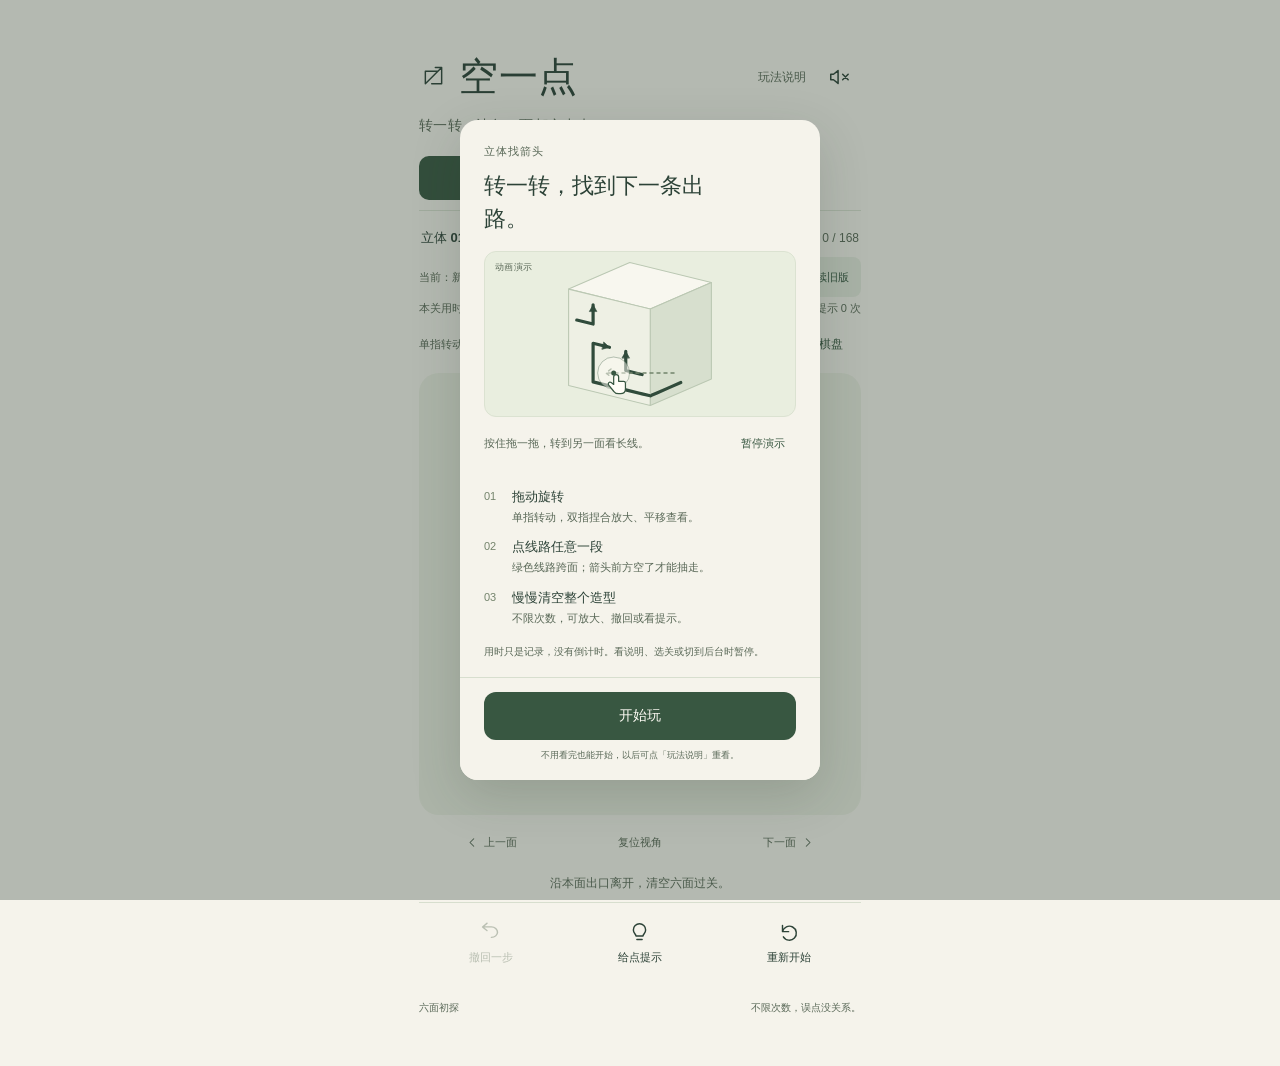
<file: index.html>
<!doctype html>
<html lang="zh-CN">
<head>
  <meta charset="UTF-8">
  <meta name="viewport" content="width=device-width, initial-scale=1, viewport-fit=cover">
  <meta name="theme-color" content="#f5f3eb">
  <meta name="description" content="点一下，让拥挤慢慢散开。一款操作简单、反馈轻快的清空小游戏。">
  <title>空一点 · 清空小游戏</title>
  <link rel="icon" href="icon.svg" type="image/svg+xml">
  <link rel="stylesheet" href="style.css?v=23">
  <link rel="stylesheet" href="guide-demo.css?v=1">
  <link rel="stylesheet" href="cube-view.css?v=21">
  <link rel="stylesheet" href="round-view.css?v=19">
</head>
<body>
  <main class="game-shell">
    <header class="game-header">
      <div class="brand"><svg viewBox="0 0 32 32" aria-hidden="true"><path d="M7 23V9h14M14 23h11V12M7 23l18-18M18 5h7v7"/></svg><span>空一点</span></div>
      <div class="header-actions"><button class="help-button" id="help-open" aria-haspopup="dialog">玩法说明</button><button class="icon-button" id="sound" aria-label="开启声音" aria-pressed="false"><svg viewBox="0 0 24 24" aria-hidden="true"><path d="M11 5 6 9H3v6h3l5 4V5Z"/><path class="sound-off" d="m16 9 6 6m0-6-6 6"/><path class="sound-on" d="M16 8a6 6 0 0 1 0 8m3-11a10 10 0 0 1 0 14"/></svg></button></div>
    </header>
    <p class="intro" id="intro">找一条出路，慢慢清空。</p>
    <section class="play-area" aria-label="清空小游戏">
      <div class="play-modes" role="group" aria-label="选择玩法"><button id="mode-cube" aria-pressed="false">立体找箭头</button><button id="mode-search" aria-pressed="true">密线找箭头</button><button id="mode-classic" aria-pressed="false">原版 100 关</button></div>
      <p id="trial-note" class="trial-note" hidden>4个长方柱新关 · <a href="?mode=cube&v=columns1">返回原100关</a></p>
      <div class="level-meta"><button id="level-open" class="level-button" aria-haspopup="dialog"><span id="level-label">第 01 关</span><svg viewBox="0 0 16 16" aria-hidden="true"><path d="m4 6 4 4 4-4"/></svg></button><span id="count">正在加载…</span></div>
      <div id="face-variant" class="face-variant" hidden><span id="face-variant-label">第 1–3 关：新版线路</span><button id="face-variant-toggle" type="button">继续旧版</button></div>
      <div class="time-row"><span id="attempt-time" role="timer" aria-live="off">本关用时 0:00</span><span id="best-time" hidden></span><span id="hint-count">提示 0 次</span></div>
      <div class="board-controls"><span id="board-guide">点箭头任意一段。</span><button id="zoom" class="zoom-button" aria-pressed="false" aria-controls="board-viewport"><svg viewBox="0 0 24 24" aria-hidden="true"><circle cx="10" cy="10" r="6"/><path d="m14.5 14.5 5 5M7 10h6m-3-3v6"/></svg><span id="zoom-label">放大棋盘</span></button></div>
      <div class="board-wrap" id="board-wrap"><div class="board-viewport" id="board-viewport" aria-describedby="board-guide"><div class="board-surface" id="board-surface"><canvas id="board" aria-hidden="true"></canvas><div id="pieces" role="group" aria-label="点箭头任意一段，让它沿方向离开"></div></div></div><div id="cube-stage" hidden aria-label="可旋转的六面箭头立方体"></div><div id="finish" class="finish" hidden><svg viewBox="0 0 60 60" aria-hidden="true"><path d="m17 30 9 9 17-20"/></svg><h1 id="finish-title">空出来了。</h1><p id="finish-copy">留一点空，刚刚好。</p><div class="finish-record"><p id="finish-time"></p><p id="finish-best"></p><p id="finish-hints"></p></div><button id="next" class="primary-button">再来一关<svg viewBox="0 0 24 24" aria-hidden="true"><path d="M5 12h14m-6-6 6 6-6 6"/></svg></button></div></div>
      <div class="cube-controls" id="cube-controls" hidden><button id="cube-prev" aria-label="查看上一面"><svg viewBox="0 0 24 24" aria-hidden="true"><path d="m14 6-6 6 6 6"/></svg>上一面</button><button id="cube-reset">复位视角</button><button id="cube-next" aria-label="查看下一面">下一面<svg viewBox="0 0 24 24" aria-hidden="true"><path d="m10 6 6 6-6 6"/></svg></button></div>
      <div class="feedback-line"><span id="feedback" role="status" aria-live="polite">顺着箭头，把小块移出去。</span></div>
      <div class="tools"><button id="undo" disabled><svg viewBox="0 0 24 24" aria-hidden="true"><path d="m8 4-5 5 5 5M3 9h10a7 7 0 0 1 0 14" transform="translate(0 -2) scale(1 .85)"/></svg><span>撤回一步</span></button><button id="hint" aria-pressed="false"><svg viewBox="0 0 24 24" aria-hidden="true"><path d="M8 16c0-2-3-3-3-7a7 7 0 0 1 14 0c0 4-3 5-3 7M8 16h8M9 20h6"/></svg><span id="hint-label">给点提示</span></button><button id="restart"><svg viewBox="0 0 24 24" aria-hidden="true"><path d="M4 11a8 8 0 1 1 1 6M4 4v7h7"/></svg><span>重新开始</span></button></div>
      <p id="save-status" class="save-status" role="status" hidden></p>
    </section>
    <footer class="game-footer"><span id="level-name">轻轻开始</span><span id="pace-note">不限次数，误点没关系。</span></footer>
  </main>
  <dialog id="guide-dialog" class="guide-dialog" aria-labelledby="guide-title" aria-describedby="guide-note">
    <div class="guide-scroll" id="guide-scroll">
      <p class="guide-mode" id="guide-mode"></p>
      <h2 id="guide-title" tabindex="-1"></h2>
      <div id="guide-demo" aria-label="玩法动画示范"></div>
      <ol id="guide-steps"></ol>
      <p id="guide-note">用时只是记录，没有倒计时。看说明、选关或切到后台时暂停。</p>
    </div>
    <div class="guide-actions">
      <button id="guide-start" class="primary-button">开始玩</button>
      <p class="guide-return">不用看完也能开始，以后可点「玩法说明」重看。</p>
    </div>
  </dialog>
  <dialog id="level-dialog" aria-labelledby="level-dialog-title"><div class="dialog-top"><h2 id="level-dialog-title">选一关，慢慢玩。</h2><button id="level-close" class="icon-button" aria-label="关闭关卡选择"><svg viewBox="0 0 24 24" aria-hidden="true"><path d="m6 6 12 12M18 6 6 18"/></svg></button></div><div id="level-grid"></div><p>每一关都能直接开始，已计时的关卡显示最佳用时。</p><p id="record-note">进度和撤回自动保存在当前浏览器，换设备各自保存。</p></dialog>
  <script type="module" src="app.js?v=28"></script>
</html>
</file>
<file: style.css>
:root{color-scheme:light;--paper:#f5f3eb;--ink:#2c4237;--quiet:#596857;--board:#e8ecdf;--accent:#385741;--line:#d7dece;--font:-apple-system,BlinkMacSystemFont,"PingFang SC","Microsoft Yahei",sans-serif;font-family:var(--font);color:var(--ink);background:var(--paper);font-synthesis:none}
*{box-sizing:border-box}body{margin:0;min-height:100dvh}button{font:inherit;color:inherit;cursor:pointer;-webkit-tap-highlight-color:transparent;touch-action:manipulation}button:focus-visible{outline:3px solid #a76a38;outline-offset:4px}button:disabled{cursor:default;color:#8a9685;opacity:.55}::selection{color:var(--paper);background:var(--accent)}svg{fill:none;stroke:currentColor;stroke-width:1.65;stroke-linecap:round;stroke-linejoin:round}.game-shell{max-width:458px;margin:0 auto;padding:max(28px,env(safe-area-inset-top)) 24px max(24px,env(safe-area-inset-bottom));min-height:100dvh;display:flex;flex-direction:column;justify-content:center}.game-header{display:flex;align-items:center;justify-content:space-between;gap:20px}.brand{display:flex;align-items:center;gap:11px;font-size:34px;font-weight:650;letter-spacing:.015em}.brand svg{width:29px;height:29px;stroke-width:1.6}.icon-button{border:0;background:transparent;width:44px;height:44px;display:grid;place-items:center;border-radius:50%}.icon-button svg{width:22px;height:22px}.icon-button:hover{background:#e7eadf}.icon-button:active{transform:scale(.95)}.sound-on{display:none}#sound[aria-pressed=true] .sound-on{display:block}#sound[aria-pressed=true] .sound-off{display:none}.intro{margin:10px 0 34px;color:var(--quiet);font-size:14px;line-height:1.6;letter-spacing:.025em}.level-meta{display:flex;align-items:center;justify-content:space-between;margin:0 2px 13px;font-size:12px;font-variant-numeric:tabular-nums}.level-button{display:flex;align-items:center;gap:7px;padding:6px 0;border:0;background:none;font-size:13px;font-weight:600;min-height:36px}.level-button svg{width:13px;height:13px}#count{color:var(--quiet)}.board-wrap{position:relative;aspect-ratio:1;background:var(--board);border-radius:18px;overflow:hidden;isolation:isolate}canvas{display:block;width:100%;height:100%;touch-action:none}#pieces{position:absolute;inset:0}.piece-hit{position:absolute;padding:0;border:0;background:transparent;touch-action:none;border-radius:8px}.piece-hit:focus-visible{outline:3px solid var(--accent);outline-offset:1px;background:#ffffff25}.feedback-line{min-height:47px;display:flex;justify-content:center;align-items:center;padding:9px 0;font-size:12px;line-height:1.6;color:var(--quiet);text-align:center}#feedback{transition:opacity .2s}#feedback[data-kind=blocked]{color:#86512e}#feedback[data-kind=success]{color:#365a41}.tools{display:flex;justify-content:space-around;border-top:1px solid var(--line);padding:13px 0 0;gap:6px}.tools button{border:0;background:transparent;min-width:86px;min-height:54px;border-radius:12px;display:flex;flex-direction:column;align-items:center;justify-content:center;gap:7px;font-size:11px}.tools button:hover:enabled{background:#e8ece1}.tools button:active:enabled{transform:translateY(1px)}.tools svg{width:21px;height:21px}.game-footer{display:flex;justify-content:space-between;align-items:center;font-size:10px;line-height:1.6;color:var(--quiet);margin-top:33px;gap:12px}.finish{position:absolute;inset:0;background:var(--board);display:flex;flex-direction:column;align-items:center;justify-content:center;animation:finish-in .45s cubic-bezier(.16,1,.3,1)}[hidden]{display:none!important}.finish>svg{width:64px;height:64px;stroke-width:1.8;color:#527457;margin-bottom:13px}.finish h1{font-size:30px;font-weight:600;letter-spacing:.015em;margin:0 0 10px}.finish p{font-size:13px;color:var(--quiet);margin:0 0 27px}.primary-button{border:0;background:var(--accent);color:#fffdf6;display:flex;align-items:center;justify-content:center;gap:15px;min-height:48px;padding:0 27px;border-radius:12px;font-size:14px}.primary-button:hover{background:#2b4434}.primary-button:active{transform:scale(.98)}.primary-button svg{width:18px;height:18px}dialog{padding:23px;border:0;border-radius:18px;background:var(--paper);color:var(--ink);width:min(360px,calc(100% - 36px));box-shadow:0 16px 50px #2232222b}dialog::backdrop{background:#283b3250}.dialog-top{display:flex;align-items:center;justify-content:space-between;gap:10px;margin-bottom:17px}dialog h2{font-size:19px;font-weight:600;margin:0}.dialog-top .icon-button{width:36px;height:36px}#level-grid{display:grid;grid-template-columns:repeat(4,1fr);gap:9px}#level-grid button{aspect-ratio:1;border:0;border-radius:12px;background:#e4e9dc;position:relative;font-variant-numeric:tabular-nums}#level-grid button.current{background:var(--accent);color:var(--paper)}#level-grid button.complete:after{content:"";width:6px;height:6px;border-radius:50%;background:#648467;position:absolute;bottom:10px;left:calc(50% - 3px)}#level-grid button.current:after{background:#d3dec8}dialog>p{font-size:11px;color:var(--quiet);margin:18px 0 0}.storage-note{color:#86512e}@keyframes finish-in{from{opacity:0;transform:translateY(8px)}to{opacity:1;transform:none}}@media(min-width:760px){.game-shell{padding-top:50px;padding-bottom:50px;max-width:490px}.brand{font-size:39px}.intro{margin-bottom:36px}.board-wrap{border-radius:20px}.game-footer{margin-top:30px}}@media(max-width:360px){.game-shell{padding-left:17px;padding-right:17px}.brand{font-size:30px}.intro{margin-bottom:20px}.game-footer{margin-top:22px}}@media(max-height:700px){.game-shell{padding-top:max(15px,env(safe-area-inset-top));padding-bottom:max(14px,env(safe-area-inset-bottom));justify-content:flex-start}.brand{font-size:29px}.intro{margin:4px 0 16px}.level-meta{margin-bottom:7px}.feedback-line{min-height:39px}.tools{padding-top:7px}.tools button{min-height:49px}.game-footer{margin-top:19px}}@media(prefers-reduced-motion:reduce){*,*:before,*:after{animation:none!important;transition:none!important}}

dialog{max-height:calc(100dvh - 32px);overflow:hidden}
dialog[open]{display:flex;flex-direction:column}
.dialog-top,dialog>p{flex-shrink:0}
.dialog-top .icon-button{width:44px;height:44px;flex-shrink:0}
#level-grid{min-height:0;max-height:58dvh;overflow-y:auto;overscroll-behavior:contain;padding:4px;grid-template-columns:repeat(4,minmax(0,1fr))}
#level-grid button{min-height:48px}
@media(max-width:360px){dialog{width:calc(100% - 24px);padding:18px}}

/* The viewport stays inside the page while the enlarged board pans within it. */
.game-shell,.play-area{min-width:0}
.level-meta{margin-bottom:0}
.board-controls{display:flex;align-items:center;justify-content:space-between;gap:8px;margin:0 0 7px;min-height:44px}
#board-guide{font-size:11px;line-height:1.5;color:var(--quiet)}
.zoom-button{display:flex;align-items:center;justify-content:center;gap:6px;flex-shrink:0;border:0;border-radius:10px;background:transparent;min-height:44px;min-width:108px;padding:0 10px;font-size:12px;color:var(--accent)}
.zoom-button svg{width:17px;height:17px}
.zoom-button:hover{background:#e7eadf}
.zoom-button[aria-pressed=true]{background:#e4e9dc}
.board-viewport{position:absolute;inset:0;overflow:auto;overscroll-behavior:contain;touch-action:none;scrollbar-width:none}
.board-viewport::-webkit-scrollbar{display:none}
.board-viewport.zoomed{touch-action:none;cursor:grab}
.board-viewport.zoomed:active{cursor:grabbing}
.board-surface{position:relative;min-width:100%;min-height:100%;user-select:none;-webkit-user-select:none}
.board-surface canvas{pointer-events:none;touch-action:auto}
#pieces{pointer-events:none}
.piece-hit{pointer-events:auto;touch-action:inherit;border-radius:4px}
.piece-hit:focus-visible{outline-width:2px;outline-offset:-1px;background:#fffdf636}
.finish{z-index:2}
.intro{margin-bottom:20px}
.play-modes{display:flex;align-items:center;gap:8px;margin:0 0 9px;padding-bottom:10px;border-bottom:1px solid var(--line)}
.play-modes button{flex:1;min-width:0;border:0;border-radius:10px;background:transparent;padding:0 4px;min-height:44px;font-size:11px;white-space:nowrap;color:var(--quiet)}
.play-modes button[aria-pressed=true]{background:var(--accent);color:var(--paper)}
.play-modes button:hover[aria-pressed=false]{background:#e7eadf}
body[data-mode=search] .board-wrap{background:#f0f1e8}
.cube-controls{display:flex;align-items:center;justify-content:space-between;gap:5px;margin-top:5px}
.cube-controls button{display:flex;align-items:center;justify-content:center;gap:4px;border:0;background:transparent;min-height:44px;min-width:0;flex:1;border-radius:8px;padding:0 4px;font-size:11px;color:var(--quiet)}
.cube-controls button:hover{background:#e7eadf}
.cube-controls svg{width:15px;height:15px}
body[data-mode=cube] .board-wrap{background:#e8ecdf}
body[data-mode=cube] .feedback-line{min-height:38px}
@media(max-height:700px){.intro{margin-bottom:12px}.play-modes{margin-bottom:4px;padding-bottom:5px}}
@media(max-height:700px){.board-controls{margin-bottom:5px}.level-meta{margin-bottom:0}}

.header-actions{display:flex;align-items:center;gap:3px;flex-shrink:0}
.help-button{border:0;background:transparent;min-height:44px;padding:0 8px;border-radius:10px;font-size:12px;color:var(--quiet)}
.help-button:hover{background:#e7eadf}
.time-row{display:flex;align-items:baseline;justify-content:space-between;flex-wrap:wrap;column-gap:12px;row-gap:3px;min-height:22px;font-size:11px;line-height:1.6;color:var(--quiet);font-variant-numeric:tabular-nums}
#best-time{font-size:10px}
.finish>svg{width:48px;height:48px;margin-bottom:7px}
.finish h1{font-size:27px;margin-bottom:7px}
.finish>p{margin-bottom:12px}
.finish-record{margin:0 0 17px;text-align:center;font-variant-numeric:tabular-nums}
.finish .finish-record p{margin:0;font-size:16px;line-height:1.7;color:var(--ink)}
.finish .finish-record p+p{font-size:11px;color:var(--quiet)}
.trial-note{display:flex;align-items:center;justify-content:space-between;gap:12px;margin:10px 2px 9px;font-size:11px;line-height:1.7;color:var(--quiet)}
.trial-note a{color:var(--accent);text-underline-offset:3px;padding:7px 0}
.face-variant{display:flex;align-items:center;justify-content:space-between;gap:8px;margin:1px 0 3px;font-size:11px;line-height:1.5;color:var(--quiet)}
.face-variant button{border:0;border-radius:8px;background:#e3e9dc;color:var(--accent);font-size:11px;min-height:40px;padding:0 12px;white-space:nowrap}
.face-variant button:hover{background:#d8e3d3}
.save-status{margin:12px 0 0;color:#86512e;font-size:12px;line-height:1.6}
.tools #hint[aria-pressed=true]{background:#e3ead9;color:#34583f}
#hint-count{white-space:nowrap}
#finish-hints{padding-top:4px}
#level-grid button{aspect-ratio:auto;min-height:66px;display:flex;flex-direction:column;align-items:center;justify-content:center;gap:5px;padding:8px 2px}
#level-grid button small{font-size:9px;line-height:1.4;min-height:13px;white-space:nowrap}
#level-grid button.complete:after{display:none}
#level-grid button.complete>span:after{content:' ·';color:#648467}
#level-grid button.current>span:after{color:#d3dec8}
.guide-dialog{padding:27px 25px 21px;overflow-y:auto;overscroll-behavior:contain}
.guide-dialog .guide-mode{font-size:11px;letter-spacing:.1em;margin:0 0 10px;color:var(--quiet)}
.guide-dialog h2{font-size:22px;line-height:1.5;max-width:260px}
#guide-steps{list-style:none;counter-reset:steps;margin:24px 0 19px;padding:0}
#guide-steps li{position:relative;counter-increment:steps;padding-left:32px;margin:0 0 17px}
#guide-steps li:last-child{margin-bottom:0}
#guide-steps li:before{content:counter(steps,decimal-leading-zero);position:absolute;left:0;top:2px;font-size:11px;color:#74846c;font-variant-numeric:tabular-nums}
#guide-steps strong{display:block;font-size:14px;font-weight:600;margin-bottom:4px}
#guide-steps span{display:block;font-size:12px;line-height:1.75;color:var(--quiet)}
.guide-dialog #guide-note{font-size:11px;line-height:1.75;margin:0 0 19px;color:var(--quiet)}
.guide-dialog .primary-button{width:100%;flex-shrink:0}
.guide-dialog .guide-return{font-size:10px;line-height:1.5;text-align:center;margin:12px 0 0;color:var(--quiet)}
#record-note{margin-top:7px;line-height:1.6}
@media(max-width:360px){.game-header{gap:6px}.help-button{padding:0 6px;font-size:11px}.guide-dialog{padding:22px 20px}.guide-dialog h2{font-size:20px}#guide-steps{margin-top:18px}#level-grid button small{font-size:8px}}
@media(max-height:500px){.guide-dialog{padding:20px}#guide-steps{margin:15px 0}#guide-steps li{margin-bottom:11px}.guide-dialog .guide-return{margin-top:9px}}

.guide-dialog{padding:0;overflow:hidden}
.guide-scroll{min-height:0;overflow-y:auto;overscroll-behavior:contain;padding:24px 24px 0;scrollbar-width:thin;scrollbar-color:#b2bea7 transparent}
#guide-title:focus{outline:none}
#guide-demo{margin:16px 0 0}
#guide-steps{margin:19px 0 16px}
#guide-steps li{margin-bottom:12px;padding-left:28px}
#guide-steps strong{font-size:13px;margin-bottom:2px}
#guide-steps span{font-size:11px;line-height:1.65}
.guide-dialog #guide-note{margin-bottom:17px;font-size:10px}
.guide-actions{flex-shrink:0;padding:14px 24px 17px;border-top:1px solid var(--line);background:var(--paper)}
.guide-dialog .guide-return{font-size:9px;margin-top:9px}
@media(max-width:360px){.guide-scroll{padding:20px 19px 0}.guide-actions{padding:12px 19px 15px}.guide-dialog h2{font-size:19px}#guide-demo{margin-top:12px}}
@media(max-height:500px){.guide-scroll{padding-top:17px}.guide-actions{padding-top:10px;padding-bottom:12px}.guide-dialog .guide-return{display:none}}
</file>
<file: guide-demo.css>
.guide-demo{width:100%;min-width:0;margin:16px 0 10px}
.guide-demo-stage{position:relative;overflow:hidden;border:1px solid #dbe2d1;border-radius:12px;background:#e9eedf}
.guide-demo-stage>svg{display:block;width:100%;height:164px;stroke:none}
.guide-demo-badge{position:absolute;top:9px;left:10px;z-index:1;font-size:9px;line-height:1.4;letter-spacing:.05em;color:#596857;pointer-events:none}
.guide-demo-footer{display:flex;align-items:center;justify-content:space-between;gap:8px;min-height:48px;padding:4px 0}
.guide-demo-caption{flex:1;min-width:0;margin:0;font-size:11px;line-height:1.65;color:var(--quiet,#596857)}
.guide-demo-control{flex-shrink:0;align-self:center;min-height:44px;min-width:66px;padding:0 8px;border:0;border-radius:9px;background:transparent;color:var(--accent,#385741);font-size:11px;line-height:1.5}
.guide-demo-control:hover{background:#e4e9da}
.guide-demo-control:focus-visible{outline:2px solid #a76a38;outline-offset:1px}
@media(max-width:360px){.guide-demo{margin-top:13px}.guide-demo-stage>svg{height:156px}.guide-demo-footer{gap:4px}.guide-demo-control{padding:0 5px}.guide-demo-caption{font-size:10px}}
</file>
<file: cube-view.css>
.cube-stage{position:absolute;inset:0;touch-action:none;cursor:grab;user-select:none;-webkit-user-select:none;outline:none;-webkit-tap-highlight-color:transparent}
.cube-stage:focus-visible{outline:2px solid #738267;outline-offset:-8px;border-radius:18px}
.cube-body{position:absolute;left:50%;top:50%;width:var(--cube-edge,170px);height:var(--cube-edge,170px);margin-left:calc(var(--cube-edge,170px)/-2);margin-top:calc(var(--cube-edge,170px)/-2);transform-style:preserve-3d;pointer-events:none;will-change:transform}
.cube-face{position:absolute;inset:0;backface-visibility:hidden;-webkit-backface-visibility:hidden;border:1px solid #c4cdbb;background:#eef0e4;box-shadow:inset 0 0 0 .5px #f5f3eb88}
.cube-face-front{transform:translateZ(calc(var(--cube-edge,170px)/2));background:#eef0e4}
.cube-face-right{transform:rotateY(90deg) translateZ(calc(var(--cube-edge,170px)/2));background:#d8dfce}
.cube-face-back{transform:rotateY(180deg) translateZ(calc(var(--cube-edge,170px)/2));background:#e6eadb}
.cube-face-left{transform:rotateY(-90deg) translateZ(calc(var(--cube-edge,170px)/2));background:#e1e7d7}
.cube-face-top{transform:rotateX(90deg) translateZ(calc(var(--cube-edge,170px)/2));background:#f5f3eb}
.cube-face-bottom{transform:rotateX(-90deg) translateZ(calc(var(--cube-edge,170px)/2));background:#dce2d0}
.cube-face>svg{position:absolute;inset:3%;display:block;width:94%;height:94%;overflow:visible;fill:none;stroke:none;touch-action:inherit;backface-visibility:hidden;-webkit-backface-visibility:hidden}
.cube-piece{fill:none;stroke:none;pointer-events:none;outline:none}
.cube-arrow-line{fill:none;stroke:#2c4237;stroke-width:.14;stroke-linecap:round;stroke-linejoin:round;pointer-events:none}
.cube-arrow-head{fill:#2c4237;stroke:none;pointer-events:none}
.cube-arrow-halo{fill:none;stroke:#acba94;stroke-width:.44;stroke-linecap:round;stroke-linejoin:round;opacity:0;pointer-events:none}
.cube-piece.is-hinted .cube-arrow-halo,.cube-piece:focus-visible .cube-arrow-halo{opacity:.9}
.cube-piece.is-hinted .cube-arrow-head,.cube-piece:focus-visible .cube-arrow-head{stroke:#acba94;stroke-width:.12;paint-order:stroke fill}
.cube-hit-line{fill:none;stroke:transparent;stroke-width:.68;stroke-linecap:round;stroke-linejoin:round;pointer-events:stroke;cursor:pointer}
.cube-face[aria-hidden=true] .cube-hit-line{pointer-events:none}
.cube-piece.cube-cross-mid .cube-arrow-line{stroke:#3f8f63}
.cube-piece.cube-cross-mid .cube-arrow-head{fill:#3f8f63}
.cube-piece.cube-cross-deep .cube-arrow-line{stroke:#0d8a52;stroke-width:.175}
.cube-piece.cube-cross-deep .cube-arrow-head{fill:#0d8a52}
.cube-piece.is-pulse .cube-arrow-halo{stroke:#0d8a52;opacity:.55}
.cube-piece.cube-cross-mid .cube-arrow-halo{stroke:#8fc7a8}
.cube-piece.cube-cross-deep .cube-arrow-halo{stroke:#7bbd97}
.cube-piece.is-blocked .cube-arrow-line{stroke:#916448}
.cube-piece.is-blocked .cube-arrow-head{fill:#916448}
.cube-departures,.cube-departure{pointer-events:none}
.cube-ground-shadow{position:absolute;left:50%;top:80%;width:47%;height:7%;border-radius:50%;background:#45593c0c;transform:translateX(-50%);filter:blur(9px);pointer-events:none}
.cube-stage.is-closeup .cube-ground-shadow{opacity:0}
.cube-stage.is-dragging,.cube-stage.is-dragging *{cursor:grabbing!important}
@media(prefers-reduced-motion:reduce){.cube-body{will-change:auto}}

/* One opaque outline per plane removes assembly seams. Transparent patch SVGs
   retain the exact topology coordinates for arrow joins and hit targets. */
.cube-skin{position:absolute;left:50%;top:50%;pointer-events:none;backface-visibility:hidden;-webkit-backface-visibility:hidden}
.cube-skin>svg{display:block;width:100%;height:100%;overflow:visible}
.cube-skin path{fill:currentColor;stroke:#c4cdbb;stroke-width:.7;stroke-linejoin:round}
.cube-skin-front{color:#eef0e4}.cube-skin-right{color:#d8dfce}.cube-skin-back{color:#e6eadb}.cube-skin-left{color:#e1e7d7}.cube-skin-top{color:#f5f3eb}.cube-skin-bottom{color:#dce2d0}
.cube-stage[data-surface=true] .cube-face{border:0;box-shadow:none;background:transparent}
.cube-stage[data-surface=true] .cube-face>svg{inset:0;width:100%;height:100%}
.cube-piece[data-visible=false] .cube-hit-line{pointer-events:none}

/* The inner projection retains CSS3D depth; the outer wrapper scales the
   already projected scene without changing its camera or occlusion rays. */
.cube-viewport,.cube-projection{position:absolute;inset:0;pointer-events:none}
.cube-viewport{transform-origin:50% 50%;will-change:transform}
.cube-projection{perspective:var(--cube-perspective,1024px);perspective-origin:50% 50%}
.cube-hint-marker{position:absolute;left:50%;top:50%;width:32px;height:32px;margin:-16px;border:3px solid #e9a73b;border-radius:50%;box-shadow:0 0 0 2px #fff9,0 2px 8px #3b342544;pointer-events:none;z-index:2}
.cube-hint-marker::after{content:"";position:absolute;right:-9px;top:-9px;width:10px;height:10px;border-top:3px solid #946224;border-right:3px solid #946224;transform:rotate(180deg)}
.cube-hint-marker[hidden]{display:none}
.cube-piece.is-hinted .cube-arrow-line{stroke:#74531e}
.cube-piece.is-hinted .cube-arrow-head{fill:#74531e}
.cube-piece.is-hinted .cube-arrow-halo{stroke:#e9b659;opacity:.95;stroke-width:.52}
</file>
<file: round-view.css>
.shape-stage,.shape-layer{position:absolute;inset:0}
.round-stage{position:absolute;inset:0;perspective:none;touch-action:none;cursor:grab;outline:none}
.round-stage:focus-visible{outline:2px solid #738267;outline-offset:-8px;border-radius:18px}
.round-canvas{position:absolute;inset:0;display:block;width:100%;height:100%;touch-action:none}
.round-shadow{position:absolute;left:22%;right:22%;bottom:5%;height:9%;border-radius:50%;background:radial-gradient(ellipse,#5e70522c,transparent 70%);pointer-events:none}
.round-stage.is-closeup .round-shadow{opacity:0}
.round-stage.is-dragging,.round-stage.is-dragging *{cursor:grabbing!important}
.round-piece-target,.round-a11y-status{position:absolute;width:1px;height:1px;padding:0;margin:-1px;overflow:hidden;clip-path:inset(50%);white-space:nowrap;border:0}
.round-notice{position:absolute;inset:35% 10% auto;margin:0;text-align:center;color:#59634f;font:14px/1.7 inherit}

.round-viewport{position:absolute;inset:0;transform-origin:50% 50%;will-change:transform;pointer-events:none}
.round-canvas{pointer-events:auto}
.round-hint-marker{position:absolute;left:50%;top:50%;width:32px;height:32px;margin:-16px;border:3px solid #e9a73b;border-radius:50%;box-shadow:0 0 0 2px #fff9,0 2px 8px #3b342544;pointer-events:none;z-index:2}
.round-hint-marker::after{content:"";position:absolute;right:-9px;top:-9px;width:10px;height:10px;border-top:3px solid #946224;border-right:3px solid #946224;transform:rotate(180deg)}
.round-hint-marker[hidden]{display:none}
</file>
